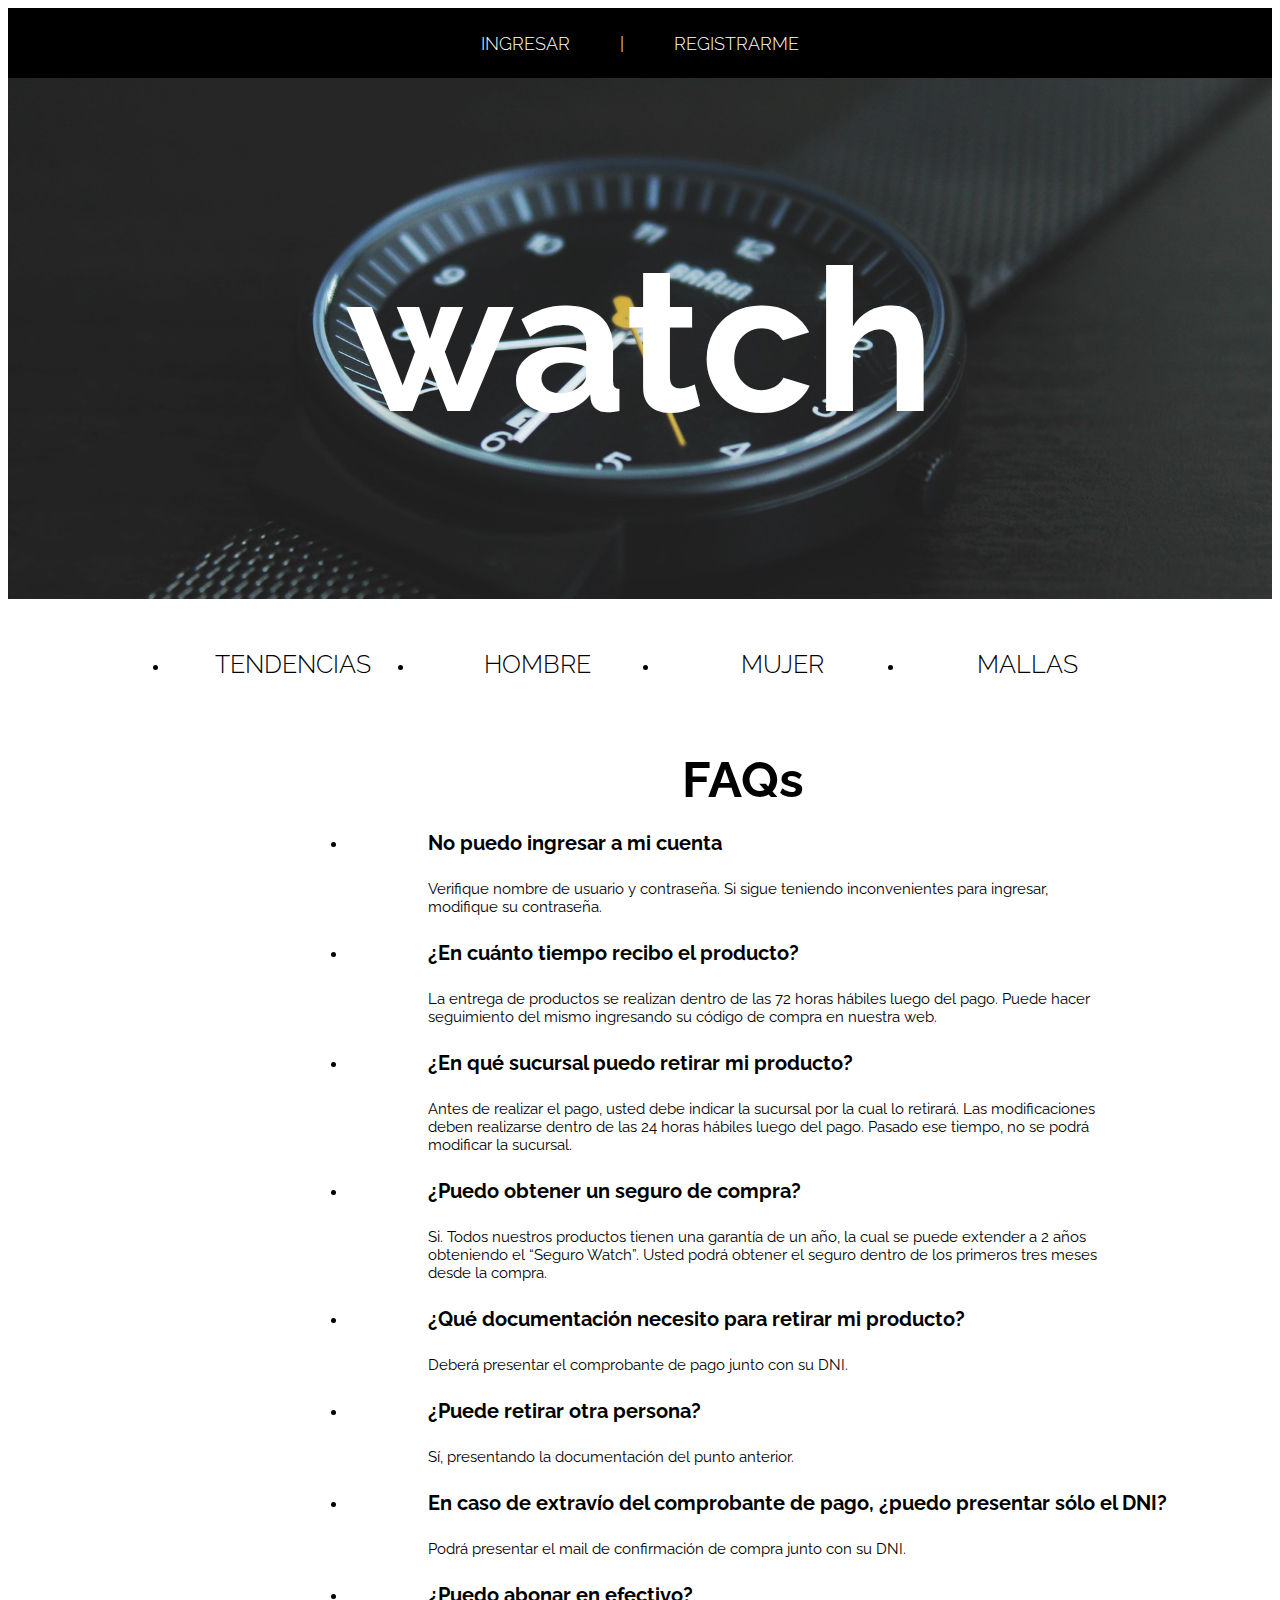
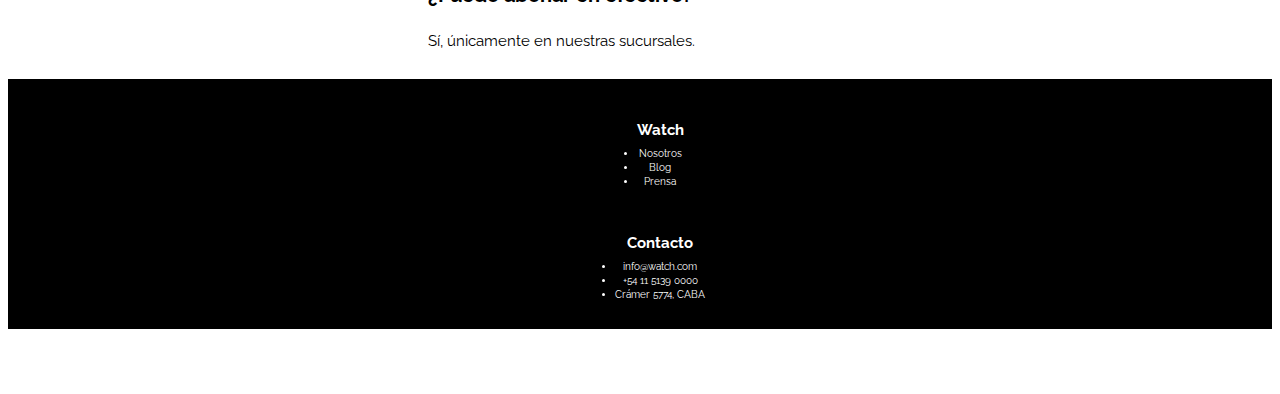
<file: faqs.html>
<!DOCTYPE html>
<html>
	<head>
		<meta charset="utf-8">
		<title>Watch</title>
		<link rel="stylesheet" href="http://meyerweb.com/eric/tools/css/reset/reset.css">
		<link href="https://fonts.googleapis.com/css?family=Raleway:100,100i,200,200i,300,300i,400,400i,500,500i,600,600i,700,700i,800,800i,900,900i" rel="stylesheet">
		<meta name="viewport" content="width=device-width, initial-scale=1">
		<link rel="stylesheet" href="css/mobile.css">
		<link rel="stylesheet" href="css/tablet.css">
		<link rel="stylesheet" href="css/desktop.css">
	</head>
	<body>
		<div class="contenedor">
			<header class="foruser">
				<a href="sign_in.html" class="ingresar"><h1>INGRESAR</h1></a>
				<h1>|</h1>
				<a href="register.html" class="registro"><h1>REGISTRARME</h1></a>
			</header>
		</div>
		<div class="contenedor">
			<section class="banner">
				<img src="fotos/img_faqs.jpg" class="img-banner" alt="">
				<div class="marca">
					<a href="home.html" class="ingresar"><h1>watch</h1></a>
				</div>
			</section>
			<nav>
				<ul>
					<li><a href="tendencias.html" class="nave">TENDENCIAS</a></li><li><a href="hombre.html" class="nave">HOMBRE</a></li><li><a href="mujer.html" class="nave">MUJER</a></li><li><a href="mallas.html" class="nave">MALLAS</a></li>
				</ul>
			</nav>
			<div class="faqs">
				<div>
					<h1>FAQs</h1>
				</div>
				<div>
					<ul>
						<li>
							<h3>No puedo ingresar a mi cuenta</h3>
							<p>Veriﬁque nombre de usuario y contraseña. Si sigue teniendo inconvenientes para ingresar, modiﬁque su contraseña.</p>
						</li>
						<li>
							<h3>¿En cuánto tiempo recibo el producto?</h3>
							<p>La entrega de productos se realizan dentro de las 72 horas hábiles luego del pago. Puede hacer seguimiento del mismo ingresando su código de compra en nuestra web.</p>
						</li>
						<li>
							<h3>¿En qué sucursal puedo retirar mi producto?</h3>
							<p>Antes de realizar el pago, usted debe indicar la sucursal por la cual lo retirará. Las modiﬁcaciones deben realizarse dentro de las 24 horas hábiles luego del pago. Pasado ese tiempo, no se podrá modiﬁcar la sucursal.</p>
						</li>
						<li>
							<h3>¿Puedo obtener un seguro de compra?</h3>
							<p>Si. Todos nuestros productos tienen una garantía de un año, la cual se puede extender a 2 años obteniendo el “Seguro Watch”. Usted podrá obtener el seguro dentro de los primeros tres meses desde la compra.</p>
						</li>
						<li>
							<h3>¿Qué documentación necesito para retirar mi producto?</h3>
							<p>Deberá presentar el comprobante de pago junto con su DNI.</p>
						</li>
						<li>
							<h3>¿Puede retirar otra persona?</h3>
							<p>Sí, presentando la documentación del punto anterior.</p>
						</li>
						<li>
							<h3>En caso de extravío del comprobante de pago, ¿puedo presentar sólo el DNI?</h3>
							<p>Podrá presentar el mail de conﬁrmación de compra junto con su DNI.</p>
						</li>
						<li>
							<h3>¿Puedo abonar en efectivo?</h3>
							<p>Sí, únicamente en nuestras sucursales.</p>
						</li>
					</ul>
				</div>
			</div>
		</div>
		<div class="contenedor">
			<footer>
				<div class="watch">
					<ul>
						<h3>Watch</h3>
						<div>
							<li>Nosotros</li>
							<li>Blog</li>
							<li>Prensa</li>
						</div>
					</ul>
				</div>
				<div class="contacto">
					<ul>
						<h3>Contacto</h3>
						<div>
							<li>info@watch.com</li>
							<li>+54 11 5139 0000</li>
							<li>Crámer 5774, CABA</li>
						</div>
					</ul>
				</div>
				<ul class="social">
					<li><a href="https://twitter.com" target="_blank"><img src="fotos/img_tw.png" alt="tw"></a></li>
					<li><a href="https://instagram.com" target="_blank"><img src="fotos/img_ig.png" alt="ig"></a></li>
					<li><a href="https://facebook.com" target="_blank"><img src="fotos/img_fb.png" alt="fb"></a></li>
				</ul>
			</footer>
		</div>
	</body>
</html>
</file>
<file: css/mobile.css>
/*MOBILE HOME*/
body {
	font-family: 'Raleway', sans-serif;
}

a {
	text-decoration: none;
}

a:hover {
  text-decoration: underline;
}


/*REGISTRO / INICIO SESION*/
.registro:hover {
	text-decoration: underline;
	color: white;
}

.ingresar:hover {
	text-decoration: none;
	color: white;
}

.nave:hover {
	text-decoration: underline;
	color: black;
}

.contenedor {
	margin: 0px auto;
	width: 480px;
}

.contenedor-signin{
  margin: 0px auto;
	width: 480px;
}
.contenedor-register{
  margin: 0px auto;
	width: 480px;
}

/*HEADER*/
header {
	display: flex;
	justify-content: center;
	background-color: black;
	height: 50px;
}

header .foruser {
	width: 100%;
	display: flex;
	justify-content: center;
}

header h1 {
	margin-top:20px;
	margin-bottom: 20px;
	margin-right: 15px;
	margin-left: 15px;
	font-size: 12px;
	color: white;
	font-weight: 300;
	justify-content: center;
	display: absolute;
}

.watch-singin h1{
  margin-top:15px;
	margin-bottom: 20px;
	margin-right: 15px;
	margin-left: 15px;
	font-size: 18px;
	color: white;
	font-weight: 500;
	justify-content: center;
	display: absolute;
}

/* HEADER USUARIO INGRESADO */
.contenedor_login {
	margin: 0px auto;
	width: 480px;
	display: flex;
	flex-direction: row;
	justify-content: flex-start;
}

div .foto_user {
	display: flex;
	justify-content: flex-start;
	background-color: black;
	height: 60px;
	width: 180px;
}

div .foto_user .foto {
	height: 50px;
	width: 50px;
	position: absolute;
	border-radius: 20px;
	margin-left: 20px;
	margin-top: 5px;
}

div .nombre_usuario {
	display: flex;
	justify-content: flex-start;
	background-color: black;
	height: 60px;
	width: 100%;
}

div .bienvenido h1 {
	margin-top: 20px;
	margin-bottom: 20px;
	font-size: 18px;
	color: white;
	font-weight: 300;
	display: absolute;
	margin-left: 10px;
}

div .bienvenido h1 strong {
	font-weight: 800;
}

div .logout {
	display: flex;
	justify-content: flex-end;
	background-color: black;
	height: 60px;
	width: 100%;
	display: absolute;
}

div .logout .desconectate {
	margin-top:25px;
	margin-bottom: 20px;
	margin-left: 20px;
	font-size: 12px;
	color: white;
	font-weight: 300;
	display: absolute;
	margin-right: 30px;
}

.bienvenido:hover, .desconectate:hover {
	text-decoration: underline;
	color: white;
}

/*BANNER*/
.banner {
	margin-bottom: 15px;
	display: flex;
	align-items: center;
	justify-content: center;
	position: relative;
	width: 100%;
	height: 100%;
}

.banner .img-banner {
	width: 100%;
}

.banner .marca {
	position: absolute;
	display: flex;
	flex-direction: column;
  align-items: center;
	align-content: center;
  justify-content: center;
  margin: 0px auto;
	width: 100%;
	height: 100%;
	margin-bottom: 30px;
}

.banner .marca h1 {
	display: absolute;
	justify-content: center;
	font-size: 80px;
	font-weight: 700;
	color: white;
	width: auto;
}

.banner .bajada {
	display: absolute;
	justify-content: center;
	font-family: 'Nothing You Could Do';
	font-size: 25px;
	color: white;
	width: auto;
}

/*NAV*/
nav ul li a {
	text-align: center;
	color: black;
	text-decoration: none;
	padding: 5px 0;
	display: flex;
	justify-content: center;
	font-size: 15px;
	font-weight: 300;
}

nav ul li:hover {
	background-color: #c5c6c9;
}

/*BANNERS 2 y 3*/

.banners {
	display: flex;
	flex-direction: column;
	align-items: center;
	align-content: center;
	justify-content: center;
	position: relative;
	margin: 0px auto;
	margin-top: 15px;
	width: 100%;
}

.banners img {
	width: 320px;
	height: 213px;
}

.banner2 {
	display: flex;
  align-items: center;
	align-content: center;
  justify-content: center;
	position: relative;
	margin: 0px auto;
}

.banner2 .complex {
	position: absolute;
	display: absolute;
	width: 50px;
	color: white;
	font-size: 18px;
	font-weight: 300;
	right: 50px;
	down: 30px;
	text-align: right;
}

.banner3 {
	display: flex;
  align-items: center;
	align-content: center;
  justify-content: center;
	position: relative;
	margin: 0px auto;
	margin-top: 5px;
}

.banner3 .simple {
	position: absolute;
	display: absolute;
	width: 50px;
	color: white;
	font-size: 18px;
	font-weight: 300;
	right: 28px;
	down: 30px;
	text-align: right;
}

.banner4 {
	display: none;
}

/*SECCION ELEGI*/
.elegi {
	font-family: 'Nothing You Could Do';
	display: flex;
	justify-content: center;
	margin-top: 20px;
	margin-bottom: 20px;
}

.elegi h1 {
	font-size: 30px;
	font-weight: 300;
}

.elegi strong {
	font-weight: 700;
}

/*RELOJES*/
.columnas {
	margin-top: 20px;
}

.columna {
	margin-bottom: 30px;
	display: flex;
	justify-content: center;
}

.columna:first-child {
	padding-right: 30px;
}

.chicago {
	padding-left: 10px;
}

.sidney {
	padding-right: 5px;
}

.contenido {
	align-content: left;
	display: flex;
	flex-direction: column;
	align-content: center;
	justify-content: center;
	align-items: left;
}

.columnas:last-child .columna:last-child .contenido {
	padding-right: 25px;
}

.columna img {
	height: 140px;
	width: 140px;
}

.columna h2 {
	font-weight: 700;
	font-size: 18px;
	padding-bottom: 25px;
}

.columna p {
	margin-bottom: 20px;
	font-size: 14px;
	font-weight: 300;
}

.columna .descripcion {
	display: none;
}

.columna hr {
	width: 90px;
	position: absolute;
	height: 1px;
	border: 0;
	background-color: black;
	margin: 10px 0 10px;
}

.columna .anadir {
	width: 66px;
	text-align: center;
	color: white;
	display: flex;
	align-content: center;
	justify-content: center;
	background: #333;
	padding: 10px 0;
	font-size: 14px;
	margin-top: 15px;
}

.columna .info {
	display: none;
}

/*FOOTER*/
footer {
	background: black;
	margin-top: 35px;
	color: white;
	width: 100%;
}

footer .watch {
	display: flex;
	justify-content: center;
	font-size: 12px;
	text-align: center;

}

.watch ul h3 {
	font-weight: 700;
	margin-bottom: 9px;
	font-size: 15px;
	margin-top: 30px;
}

.watch ul li {
	font-size: 10px;
	margin-bottom: 3px;
}

footer .contacto {
	display: flex;
	justify-content: center;
	font-size: 12px;
	text-align: center;
	margin-top: 10px;
}

.contacto ul h3 {
	font-weight: 700;
	margin-bottom: 9px;
	font-size: 15px;
	margin-top: 10px;
}

.contacto ul li {
	font-size: 10px;
	margin-bottom: 3px;
}

footer .social {
	display: flex;
	align-content: center;
	justify-content: center;
	margin: 25px 0 30px;
}

footer .social li {
	margin-left: 10px;
	margin-bottom: 30px;
}

footer .social img {
	width: 20px;
	height: 20px;
}

footer .social li:first-child {
	margin-left: 0;
}

/* MOBILE REGISTER*/
header .watch-register {
	height: 70px;
}

header .watch-register h1 {
	font-size: 45px;
	font-weight: 800;
	margin-top: 10px;
}

.cuerpo	{
	display: flex;
	justify-content: flex-start;
}

.cuerpo-register{
  width: 379px;
  display: flex;
  justify-content: flex-start;
	margin-bottom: -38px;
}

.foto-register img {
	width: 100px;
}

.seccion-formulario {
	margin-left: 20px;
	margin-top: 50px;
  width: 379px;
}

.seccion-formulario-register{
  margin-left: 30px;
  margin-top: 30px;
  width: 379px;
}

.seccion-formulario-register h1 {
	font-size: 20px;
	font-weight: 400;
	margin-bottom: 25px;
	width: 80%;
}

.formulario-register {
	width: 100% ;
	margin-bottom: 15px;
}

.form1 {
	width: 100%;
	font-size: 9px;
	font-weight: 100;
	font-style: normal;
	line-height: 20px;
	opacity: 0.85;
	border: 1px solid #f1f1f1;
	border-radius: 3px;
	margin-bottom: 10px;
	padding-left: 8px;
}

.registrarme {
	font-size: 15px;
	color: black;
	text-align: center;
	border-bottom-color: #666961;
}

.seccion-formulario p {
	width: 200px;
	font-size: 9px;
	font-weight: 200;
	font-style: normal;
	opacity: 0.85;
	text-align: center;
	margin-top: 5px;
	margin-left: 45px;
}

.seccion-formulario-register p {
	width: 300px;
	font-size: 8px;
	font-weight: 200;
	font-style: normal;
	opacity: 0.85;
	text-align: center;
	margin-top: 15px;
}

/*MOBILE SING IN*/
header .watch-singin {
	height: 70px;
}

header .watch-singin h1 {
	font-size: 60px;
	font-weight: 800;
	margin-top: 10px;
}

.cuerpo-singin {
	display: flex;
	justify-content: center;
	align-content: center;
	width: 95%;
}

.foto_signin img {
	width: 100px;
}

.foto_signin_web {
	display: none;
}

.seccion-formulario-singin {
	margin-left: 10px;
	margin-top: 80px;
	width: 100%;
	display: flex;
	flex-direction: column;
	align-content: center;
	justify-content: center;
}

.seccion-formulario-singin h1{
	font-size: 20px;
	font-weight: 400;
	margin-bottom: 25px;
}

.formulario-signin {
	width: 340px;
	margin-bottom: 15px;
	width: 100%;
}

.botones {
	display: inline-block;
	position: relative;
	width: 100%;
	margin-bottom: 40px;
}

.recordarme-box {
	font-style: italic;
	position: absolute;
	left: 5px;
}

.recordarme-box label {
	font-size: 12px;
	margin-bottom: 10px;
}

.olvidar {
	font-size: 12px;
	position: absolute;
	top: 3px;
	right: -10px;
	font-style: italic;
	margin-right: 20px;
	text-align: right;
}

.ingresar h2 {
	font-size: 18px;
	color: black;
	text-align: center;
	font-weight: 700;
	margin-top: 15px;
}

.ingresar hr {
	width: 150px;
}

.footer-singnin {
	margin-top: -3px;
}

/*MOBILE FAQS*/
.faqs {
	display: inline-block;
	justify-content: center;
	width: 320px;
}

.faqs h1 {
	font-weight: 700;
	font-size: 25px;
	position: relative;
	left: 80px;
	margin-bottom: 15px;
	justify-content: flex-start;
	width: 320px;
	margin-top: 20px;
}

.faqs div ul li h3 {
	text-align: left;
	padding: 5px 0;
	justify-content: flex-start;
	left: 80px;
	font-size: 12px;
	font-weight: 700;
	position: relative;
}

.faqs div ul li p {
	text-align: left;
	color: black;
	text-decoration: none;
	padding: 3px 0;
	display: flex;
	justify-content: flex-start;
	left: 80px;
	font-size: 10px;
	margin-bottom: 10px;
	width: 320px;
	position: relative;
	line-height: 11.5px;
}

.faqs div ul:last-child li:last-child p:last-child {
	margin-bottom: -100px;
}
</file>
<file: css/tablet.css>
@media (min-width: 768px) {
      /*NAV*/
.contenedor {
  width: 680px;
}

.banner .marca {
  top: 0px;
}

.banner .marca h1 {
  font-size: 125px;
}

.banner .marca h2 {
  font-size: 38px;
}

nav ul  {
  display: flex;
  flex-direction: row;
  justify-content: center;
}

nav ul li {
  width: 20%;
}

nav ul li .nave {
  font-size: 15px;
}

/* HEADER USUARIO INGRESADO */
.contenedor_login {
	margin: 0px auto;
	width: 680px;
}

/*BANNER*/
.banner {
  display: block;
  position: relative;
}

.banner .img-banner {
  width: 100%;
}

/*BANNERS 2 y 3*/

.banners {
  flex-direction: row;
}

.banners img {
  width: 340px;
  height: 227px;
}

.banner3 img {
  margin-bottom: 4px;
}

.banner2 .complex {
  right: 65px;
  bottom: 40px;
  font-size: 20px;
}

.banner3 .simple {
  right: 40px;
  bottom: 45px;
  font-size: 20px;
}

.banner4 {
  display: none;
}

/*ELEGI*/
.elegi h1 {
  font-size: 50px;
  font-weight: 300;
  margin-bottom: 20px;
  margin-top: 10px;
}

.columna img {
  height: 224px;
  width: 224px;
}

.columnas {
  display: flex;
  justify-content: center;
}

.columnas .columna {
  width: 360px;
}

.columna:first-child {
  padding-right: 0;
}

.columnas:last-child {
  padding-right: 10px;
}

.columnas .columna .contenido {
  width: 500px;
  margin-left: -10px;
}

.columna h2 {
  margin: 12px 0;
  font-weight: 700;
  font-size: 25px;
  margin-top: 20px;
  padding-bottom: 10px;
}

.columna p {
  margin-bottom: 15px;
  font-size: 20px;
  font-weight: 300;
  margin-top: 10px;
}

.columna  hr {
  width: 120px;
  position: absolute;
  height: 1px;
  border: 0;
  background-color: black;
  margin-top: 5px;
}

.columna .anadir {
  margin-top: 5px;
}

.columna .descripcion {
  display: none;
}

.columna .anadir {
  width: 88px;
  font-size: 20px;
  margin-top: 10px;
}

.columna .info {
  width: 66px;
  text-align: center;
  color: black;
  display: flex;
  align-content: center;
  justify-content: center;
  font-size: 18px;
  font-style: italic;
  margin-top: 20px;
  margin-left: -12px;
}

.columnas .columna:nth-child(1) {
  margin-right: 30px;
}

.columnas .columna:nth-child(2) {
  margin-right: 30px;
}

/*FOOTER TABLET*/
footer {
  margin-top: 10px;
  width: 680px;
}

footer .contenedor {
  display: flex;
  justify-content: space-between;
  width: 100%;
  align-items: center;
}

footer .social {}

footer .social li {
  width: 36px;
  margin-left: 10px;
}

/*REGISTER TABLET*/
.contenedor-register {
    width: 680px;
}
.cuerpo-register{
  width: 500px;
  margin-bottom: -13px;
}

.watch-singin {
    width: 100%;
}

.seccion-formulario-register{
  width: 550px;
}

.seccion-formulario-register p{
  text-align: center;
  width: 100%;
}

.seccion-formulario-register .registrarme{
  font-size: 20px;
}

.formulario-register{
  width:500px;
}

/*SING IN TABLET*/
.contenedor-signin {
  width: 680px;
}

.seccion-formulario-singin {
  margin-left: 25px;
}

.cuerpo-singin{
  width: 680px;
}

.formulario-signin{
  width: 500px;
}

.watch-singin {
  width: 100%;
}

.olvidar {
  margin-right: 50px;
  top: 10px;
}

.watch-singin {
  width: 100%;
}

.ingresar h2 {
  margin-right: 50px;
}

/*FAQS TABLET*/
.faqs {
  width: 800px;
}

.faqs h1 {
  font-weight: 700;
  font-size: 25px;
  left: 5px;
  margin-bottom: 20px;
  margin-top: 25px;
  width: 680px;
  text-align: center;
}

.faqs ul {
  display: block;
}

.faqs ul li {
  margin-left: 80px;
}

.faqs ul li h3 {
  padding: 5px 0;
  left: 80px;
  font-size: 14px;
  font-weight: 700;
  width: 130%;
}

.faqs ul li p {
  left: 110px;
  font-size: 12px;
  margin-bottom: 10px;
  line-height: 11.5px;
	width: 130%;
}

.faqs div ul:last-child li:last-child p:last-child {
	margin-bottom: 15px;
}


/*Formulario*/
.form1 {
  width: 100%;
  font-size: 12px;
  font-weight: 200;
  font-style: normal;
  line-height: 20px;
  opacity: 0.85;
  border: 2px solid #f1f1f1;
  border-radius: 3px;
  margin-bottom: 10px;
  padding-left: 8px;
}
}
</file>
<file: css/desktop.css>
@media (min-width: 1200px) {
.contenedor {
  width: 100%;
  margin: 0px auto;
}

/*HEADER*/
header {
  height: 70px;
}

header .ingresar h1 {
  margin-right: 35px;
  font-size: 18px;
  margin-top: 25px;
}

header h1 {
  font-size: 18px;
  margin-top: 25px;
}

header .registro h1 {
  margin-left: 35px;
  font-size: 18px;
  margin-top: 25px;
}

.watch-singin h1 {
  margin-top: 23px;
  font-weight: 900px;
  font-size: 25px;
}

.banner .marca h1 {
  font-size: 200px;
}

.banner .marca h2 {
  font-size: 60px;
}

/* HEADER USUARIO INGRESADO */
.contenedor_login {
	margin: 0px auto;
	width: 100%;
}

div .foto_user {
  height: 80px;
  width: 140px;
}

div .foto_user .foto {
  height: 70px;
  width: 70px;
}

div .nombre_usuario {
  align-items: center;
	height: 80px;
	width: 100%;
}

div .bienvenido h1 {
	font-size: 24px;
  margin-left: 50px;
}

div .logout {
  align-items: center;
	height: 80px;
}

div .logout .desconectate {
	font-size: 18px;
	margin-right: 40px;
  margin-bottom: 22px;
}

/* BANNERS */

.banner h1 {
	font-size: 190px;
}

.banner h2 {
  font-size: 60px;
}

nav ul  {
	display: flex;
	flex-direction: row;
	justify-content: center;
}

nav ul li {
	width: 20%;
}

nav ul li .nave {
  font-size: 25px;
	margin-top: 25px;
	margin-bottom: 25px;
}

/*BANNER*/
.banner {
	display: block;
	position: relative;
}

/*BANNER 2 y 3*/

/* .banner2, .banner3 {
  width: 100px;
}*/

.banners {
  justify-content: center;
  align-content: center;
  width: 1200px;
}

.banners img {
  width: 600px;
  height: 400px;
}

.banner3 img {
  margin-bottom: 5px;
}

.banner2 .complex {
  font-size: 35px;
  right: 150px;
}

.banner3 .simple {
  font-size: 35px;
  right: 125px;
}

.banner4 {
  display: block;
  position: relative;
  margin: 0px auto;
	margin-top: -8px;
  width: 1200px;
  height: 410px;
}

.banner4 .img-banner {
  width: 100%;
  height: 100%;
}

.banner4 .women {
  position: absolute;
	align-content: center;
	align-self: center;
  right: 170px;
  bottom: 320px;
  display: block;
  width: 50px;
  color: white;
  font-size: 40px;
  font-weight: 300;
}

	/*columnas*/
.elegi h1 {
  font-size: 80px;
  font-weight: 300;
  margin-bottom: 40px;
  margin-top: 30px;
}


.columnas {
	display: inline-block;
  margin-top: -20px;
}

.columnas .columna {
  width: 360px;
}

.columna img {
  height: 224px;
  width: 224px;
}

.columnas .columna .contenido {
  width: 500px;
}

.columna h2 {
  margin: 12px 0;
  font-weight: 700;
  font-size: 25px;
  margin-top: 30px;
}

.columna p {
  margin-bottom: 12px;
  font-size: 20px;
  font-weight: 300;
  margin-top: 20px;
}

.columna .anadir {
  width: 90px;
  font-size: 20px;
  margin-top: 25px;
}

.columna .info {
	display: none;
}

.columna .descripcion {
  display: flex;
  margin-bottom: 12px;
  font-size: 11px;
  font-weight: 300;
  width: 170px;
  font-style: italic;
}

/*.columnas .columna:nth-child(1) {
  margin-right: 30px;
}

.columnas .columna:nth-child(2) {
  margin-right: 30px;
}*/

/*FOOTER*/
footer {
  margin-top: 10px;
  height: 250px;
  width:100%;
}

/*FOOTER
    footer .contenedor {
        display: flex;
        justify-content: space-between;
        width: 100%;
        align-items: center;
    }

    footer .watch {
      	display: inline-block;
      	justify-content: right;
      	font-size: 18px;
      	text-align: left;
        margin-left: 70px;
        margin-right: 70px;
        margin-top: 20px;
    }

    .watch ul h3 {
      	font-weight: 700;
      	margin-bottom: 9px;
      	font-size: 25px;
      	margin-top: 30px;
    }

    .watch ul li {
      	font-size: 18px;
      	margin-bottom: 3px;
        line-height: 22px;
    }

    footer .contacto {
      	display: inline-block;
      	justify-content: right;
      	font-size: 18px;
      	text-align: left;
      	margin-top: 20px;
    }

    .contacto ul h3 {
        font-weight: 700;
      	margin-bottom: 9px;
      	font-size: 25px;
      	margin-top: 30px;
    }

    .contacto ul li {
        font-size: 18px;
      	margin-bottom: 3px;
        line-height: 22px;
    }

    footer .social {
      	display: flex;
      	align-content: center;
      	justify-content: center;
      	margin: 25px 0 30px;
    }

    footer .social li {
        width: 60px;
        margin-left: 10px;
    }

    footer .social img {
      	width: 40px;
      	height: 40px;
    }

    footer .social li:first-child {
      	margin-left: 0;
    }
*/

/*SIGNIN DESKTOP*/
.contenedor-signin {
	width: 100%;
  display: flex;
  flex-direction: column;
}

.cuerpo-singin{
  width: 100%;
  display: flex;
  flex-direction: column;
	align-items: center;
	justify-content: center;
	position: relative;
	width: 100%;
	height: 100%;
}

.seccion-formulario-singin{
  width: 1200px;
  margin-top: 50px;
  margin-bottom: 50px;
}

.seccion-formulario-singin h1 {
  font-size: 30px;
}

.recordarme-box label {
  font-size: 15px;
}

.olvidar {
  font-size: 15px;
  top: 6px;
}

.formulario-signin{
  width:600px;
}

.ingresar h2 {
  margin-top: 12px;
  font-size: 25px;
}

.foto_signin img{
  display: none;
}

.foto_signin_web {
	display: block;
  width: 100%;

}

/*REGISTER DESKTOP*/
.foto_register {
  width: 150px;
}

.contenedor-register {
	margin: 0px auto;
	width: 100%;
}

.seccion-formulario-register {
  margin-left: 100px;
}

.seccion-formulario-register .registrarme {
  font-size: 30px;
	color: black;
  font-weight: 600;
	display: flex-start;
  margin-left: -160px;
  margin-top: -15px;
}

.seccion-formulario-register h1 {
  margin-left: 25px;
}

/*CUERPO*/
.cuerpo-register {
	display: flex;
}

/*FOTO*/
.foto-register img {
	width: 100px;
}

/* seccion_formulario*/
.seccion-formulario-register {
	margin-left: 20px;
	margin-top: 50px;
	width: 80%;
  display: flex;
  flex-direction: column;
  justify-content: left;
}

.seccion-formulario-register h1 {
	font-size: 30px;
	font-weight: 400;
	margin-bottom: 25px;
}

/*FORMULARIO*/
.formulario-register {
	width: 100%;
	margin-bottom: 25px;
	margin-left: 25px;
}

.formulario-register form {
	display: flex;
	flex-direction: column;
}

.formulario-register form .row {
	display: flex;
	justify-content: flex-start;
	width: 800px;
}

.form1 {
	width: 450px;
	font-size: 13px;
	font-weight: 100;
	font-style: normal;
	line-height: 20px;
	opacity: 0.85;
	border: 2px solid #f1f1f1;
	border-radius: 3px;
	margin-bottom: 15px;
	margin-right: 15px;
	padding-left: 8px;
}

.botones {
  width: 450px;
}

.ingresar h2 {
  width: 450px;
}

.seccion-formulario-register p {
	font-size: 9px;
	font-weight: 200;
	font-style: normal;
	opacity: 0.85;
	text-align: left;
	margin-top: 15px;
	margin-left: 300px;
	width: 150%;
  margin-left: 30px;
}


/*FAQS*/
.faqs {
  width: 1000px;
  margin-left: 300px;
}

.faqs div ul li h3 {
  width: 1000px;
  font-size: 20px;
  line-height: 18px;
}

.faqs div ul li p {
  width: 680px;
  font-size: 15px;
  line-height: 18px;
}

.faqs div ul li p:last-child {
  margin-bottom: 15px;
}

.faqs ul li {
  margin-left: 0px;
}

.faqs h1 {
  font-size: 50px;
  margin-left: 90px;;
}

.contenedor .banner .marca a {
  text-decoration: none;
  color: white;
}
.contenedor .banner .marca a:hover {
  text-decoration: underline;
}
}
</file>
